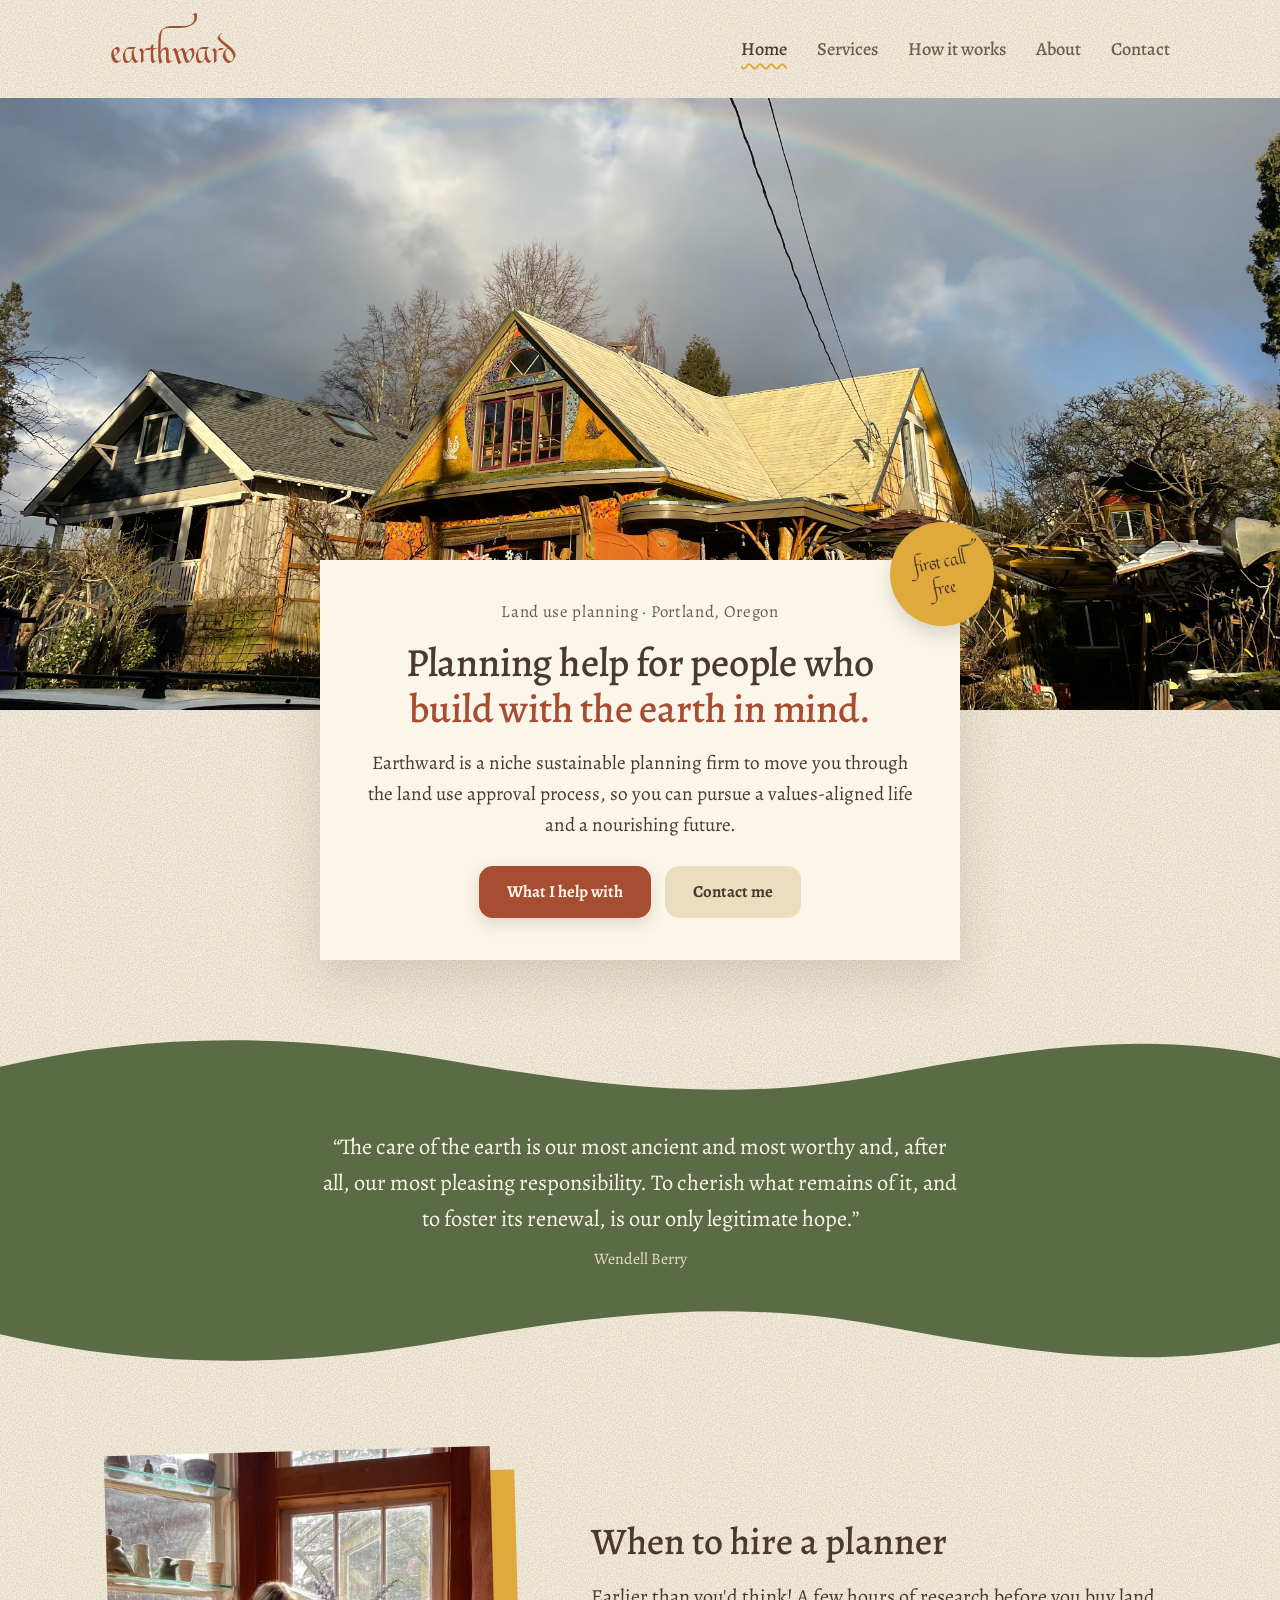
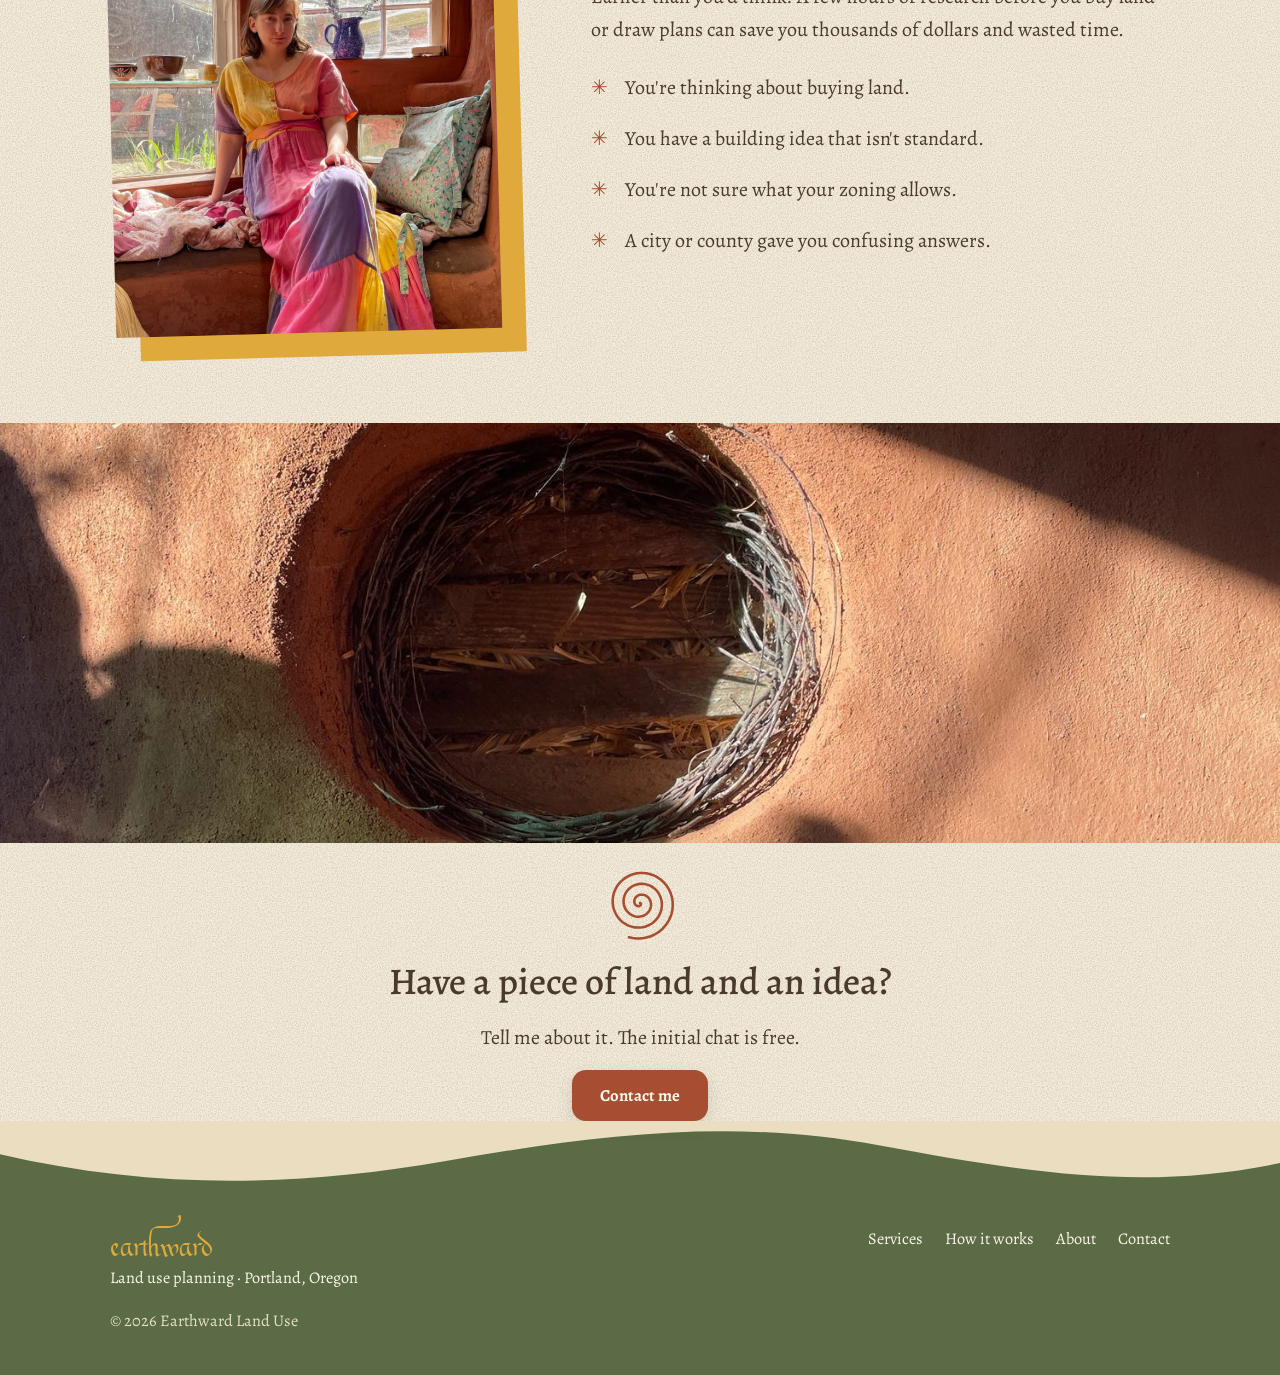
<file: index.html>
<!DOCTYPE html>
<html lang="en">
<head>
<meta charset="UTF-8">
<meta name="viewport" content="width=device-width, initial-scale=1.0">
<title>Earthward | Land Use Planning</title>
<meta name="description" content="Land use planning help for natural builders and homesteaders in Portland, Oregon.">
<link rel="icon" type="image/png" href="favicon.png">
<link rel="apple-touch-icon" href="favicon.png">
<link rel="preconnect" href="https://fonts.googleapis.com">
<link rel="preconnect" href="https://fonts.gstatic.com" crossorigin>
<link href="https://fonts.googleapis.com/css2?family=Alegreya:ital,wght@0,400;0,500;0,700;1,400&display=swap" rel="stylesheet">
<link rel="stylesheet" href="style.css">
</head>
<body>
<svg width="0" height="0" style="position:absolute" aria-hidden="true"><symbol id="sp" viewBox="0 0 100 100"><path d="M50.0 50.0 L50.2 50.0 L50.4 50.1 L50.6 50.2 L50.8 50.4 L51.0 50.6 L51.1 50.8 L51.2 51.1 L51.2 51.4 L51.2 51.7 L51.1 52.0 L51.0 52.3 L50.8 52.6 L50.6 52.9 L50.3 53.2 L50.0 53.4 L49.6 53.6 L49.2 53.8 L48.7 53.9 L48.2 53.9 L47.7 53.9 L47.2 53.9 L46.7 53.7 L46.1 53.5 L45.6 53.2 L45.1 52.8 L44.6 52.4 L44.2 51.9 L43.8 51.3 L43.4 50.7 L43.2 50.0 L43.0 49.3 L42.9 48.5 L42.9 47.7 L42.9 46.9 L43.1 46.0 L43.4 45.2 L43.8 44.4 L44.2 43.6 L44.8 42.8 L45.5 42.1 L46.2 41.5 L47.1 40.9 L48.0 40.4 L49.0 40.1 L50.0 39.8 L51.1 39.6 L52.2 39.6 L53.4 39.6 L54.5 39.8 L55.7 40.2 L56.8 40.6 L57.9 41.2 L59.0 41.9 L59.9 42.8 L60.8 43.7 L61.6 44.8 L62.3 46.0 L62.9 47.3 L63.3 48.6 L63.6 50.0 L63.8 51.4 L63.8 52.9 L63.6 54.4 L63.3 55.9 L62.8 57.4 L62.1 58.8 L61.3 60.2 L60.3 61.5 L59.2 62.7 L58.0 63.8 L56.6 64.7 L55.1 65.6 L53.4 66.2 L51.8 66.7 L50.0 67.0 L48.2 67.2 L46.4 67.1 L44.5 66.9 L42.7 66.4 L40.9 65.7 L39.2 64.9 L37.5 63.8 L36.0 62.6 L34.6 61.2 L33.3 59.7 L32.1 57.9 L31.2 56.1 L30.4 54.2 L29.9 52.1 L29.5 50.0 L29.4 47.8 L29.5 45.7 L29.9 43.5 L30.5 41.3 L31.3 39.2 L32.3 37.2 L33.6 35.2 L35.1 33.4 L36.8 31.8 L38.6 30.3 L40.7 29.0 L42.8 28.0 L45.1 27.1 L47.5 26.5 L50.0 26.1 L52.5 26.0 L55.1 26.2 L57.6 26.7 L60.1 27.4 L62.5 28.3 L64.8 29.6 L67.0 31.1 L69.1 32.8 L71.0 34.8 L72.6 36.9 L74.1 39.3 L75.3 41.8 L76.2 44.4 L76.9 47.2 L77.3 50.0 L77.3 52.9 L77.1 55.8 L76.6 58.6 L75.7 61.5 L74.6 64.2 L73.2 66.8 L71.4 69.3 L69.5 71.6 L67.2 73.7 L64.8 75.6 L62.1 77.2 L59.3 78.5 L56.3 79.6 L53.2 80.3 L50.0 80.7 L46.8 80.7 L43.5 80.5 L40.3 79.8 L37.2 78.9 L34.1 77.6 L31.2 75.9 L28.4 74.0 L25.8 71.7 L23.5 69.2 L21.5 66.5 L19.7 63.5 L18.2 60.3 L17.1 57.0 L16.3 53.5 L15.9 50.0 L15.9 46.4 L16.2 42.8 L16.9 39.3 L18.0 35.8 L19.5 32.4 L21.3 29.2 L23.5 26.1 L26.0 23.3 L28.8 20.8 L31.8 18.5 L35.1 16.6 L38.6 15.0 L42.3 13.8 L46.1 12.9 L50.0 12.5 L53.9 12.5 L57.9 12.9 L61.8 13.7 L65.6 14.9 L69.3 16.5 L72.8 18.6 L76.2 20.9 L79.2 23.7 L82.0 26.8 L84.4 30.1 L86.5 33.7 L88.3 37.6 L89.6 41.6 L90.5 45.7 L90.9 50.0 L90.9 54.3 L90.5 58.6 L89.6 62.9 L88.2 67.0 L86.4 71.0 L84.2 74.8 L81.6 78.4 L78.6 81.8 L75.2 84.8 L71.6 87.4 L67.7 89.7 L63.5 91.5 L59.1 92.9 L54.6 93.8 L50.0 94.3 L45.3 94.3 L40.7 93.8 L36.1 92.8" fill="none" stroke="currentColor" stroke-width="3.2" stroke-linecap="round" stroke-linejoin="round"/></symbol></svg>
<header class="top">
  <a href="index.html" class="logo">earthward</a>
  <nav aria-label="Main"><a href="index.html" aria-current="page">Home</a><a href="services.html">Services</a><a href="how-it-works.html">How it works</a><a href="about.html">About</a><a href="contact.html">Contact</a></nav>
</header>

<main>

<section class="hero-full">
<img src="IMG_0212.jpeg" alt="A backyard garden with California poppies, shrubs in pots, and a garden hose" style="object-position:70% 80%">
  <div class="hero-panel">
    <p class="eyebrow">Land use planning · Portland, Oregon</p>
    <h1>Planning help for people who <em>build with the earth in mind.</em></h1>
    <p class="lead">Earthward is a niche sustainable planning firm to move you through the land use approval process, so you can pursue a values-aligned life and a nourishing future.</p>
    <div class="actions">
      <a href="services.html" class="btn">What I help with</a>
      <a href="contact.html" class="btn quiet">Contact me</a>
    </div>
  </div>
</section>

<svg class="wave" viewBox="0 0 1440 80" preserveAspectRatio="none" aria-hidden="true"><path d="M0 80V42C170 2 330 4 500 34S820 84 990 52S1290 0 1440 32V80Z" fill="currentColor"/></svg>
<div class="band">
  <section class="wrap quiet-text">
    <p>“The care of the earth is our most ancient and most worthy and, after all, our most pleasing responsibility. To cherish what remains of it, and to foster its renewal, is our only legitimate hope.”<span class="small">Wendell Berry</span></p>
  </section>
</div>
<svg class="wave flip" viewBox="0 0 1440 80" preserveAspectRatio="none" aria-hidden="true"><path d="M0 80V42C170 2 330 4 500 34S820 84 990 52S1290 0 1440 32V80Z" fill="currentColor"/></svg>

<section class="wrap when">
  <figure class="photo frame">
    <img src="portrait.jpg" alt="Bundles of mint hanging to dry in front of a plastered building with a green roof">
  </figure>
  <div>
    <h2>When to hire a planner</h2>
    <p>Earlier than you'd think! A few hours of research before you buy land or draw plans can save you thousands of dollars and wasted time. </p>
    <ul>
      <li>You're thinking about buying land.</li>
      <li>You have a building idea that isn't standard.</li>
      <li>You're not sure what your zoning allows.</li>
      <li>A city or county gave you confusing answers.</li>
    </ul>
  </div>
</section>

<figure class="photo bleed" style="margin:20px 0 20px">
  <img src="round-window.jpg" alt="A round window set in a clay-plastered wall, with sunlight and shadows" style="object-position:50% 39%">
</figure>
  <section class="wrap cta">
    <svg class="sp" aria-hidden="true"><use href="#sp"/></svg>
    <h2>Have a piece of land and an idea?</h2>
    <p>Tell me about it. The initial chat is free.</p>
    <a href="contact.html" class="btn">Contact me</a>
  </section>
</div>

</main>

<footer>
  <svg class="wave" style="color:var(--soft);transform:scaleY(-1);margin:0 0 -1px" viewBox="0 0 1440 80" preserveAspectRatio="none" aria-hidden="true"><path d="M0 80V42C170 2 330 4 500 34S820 84 990 52S1290 0 1440 32V80Z" fill="currentColor"/></svg>
  <div class="in">
    <div><a href="index.html" class="logo">earthward</a><br>Land use planning · Portland, Oregon</div>
    <div class="links"><a href="services.html">Services</a><a href="how-it-works.html">How it works</a><a href="about.html">About</a><a href="contact.html">Contact</a></div>
    <p class="copy">© 2026 Earthward Land Use</p>
  </div>
</footer>
</body>
</html>
</file>
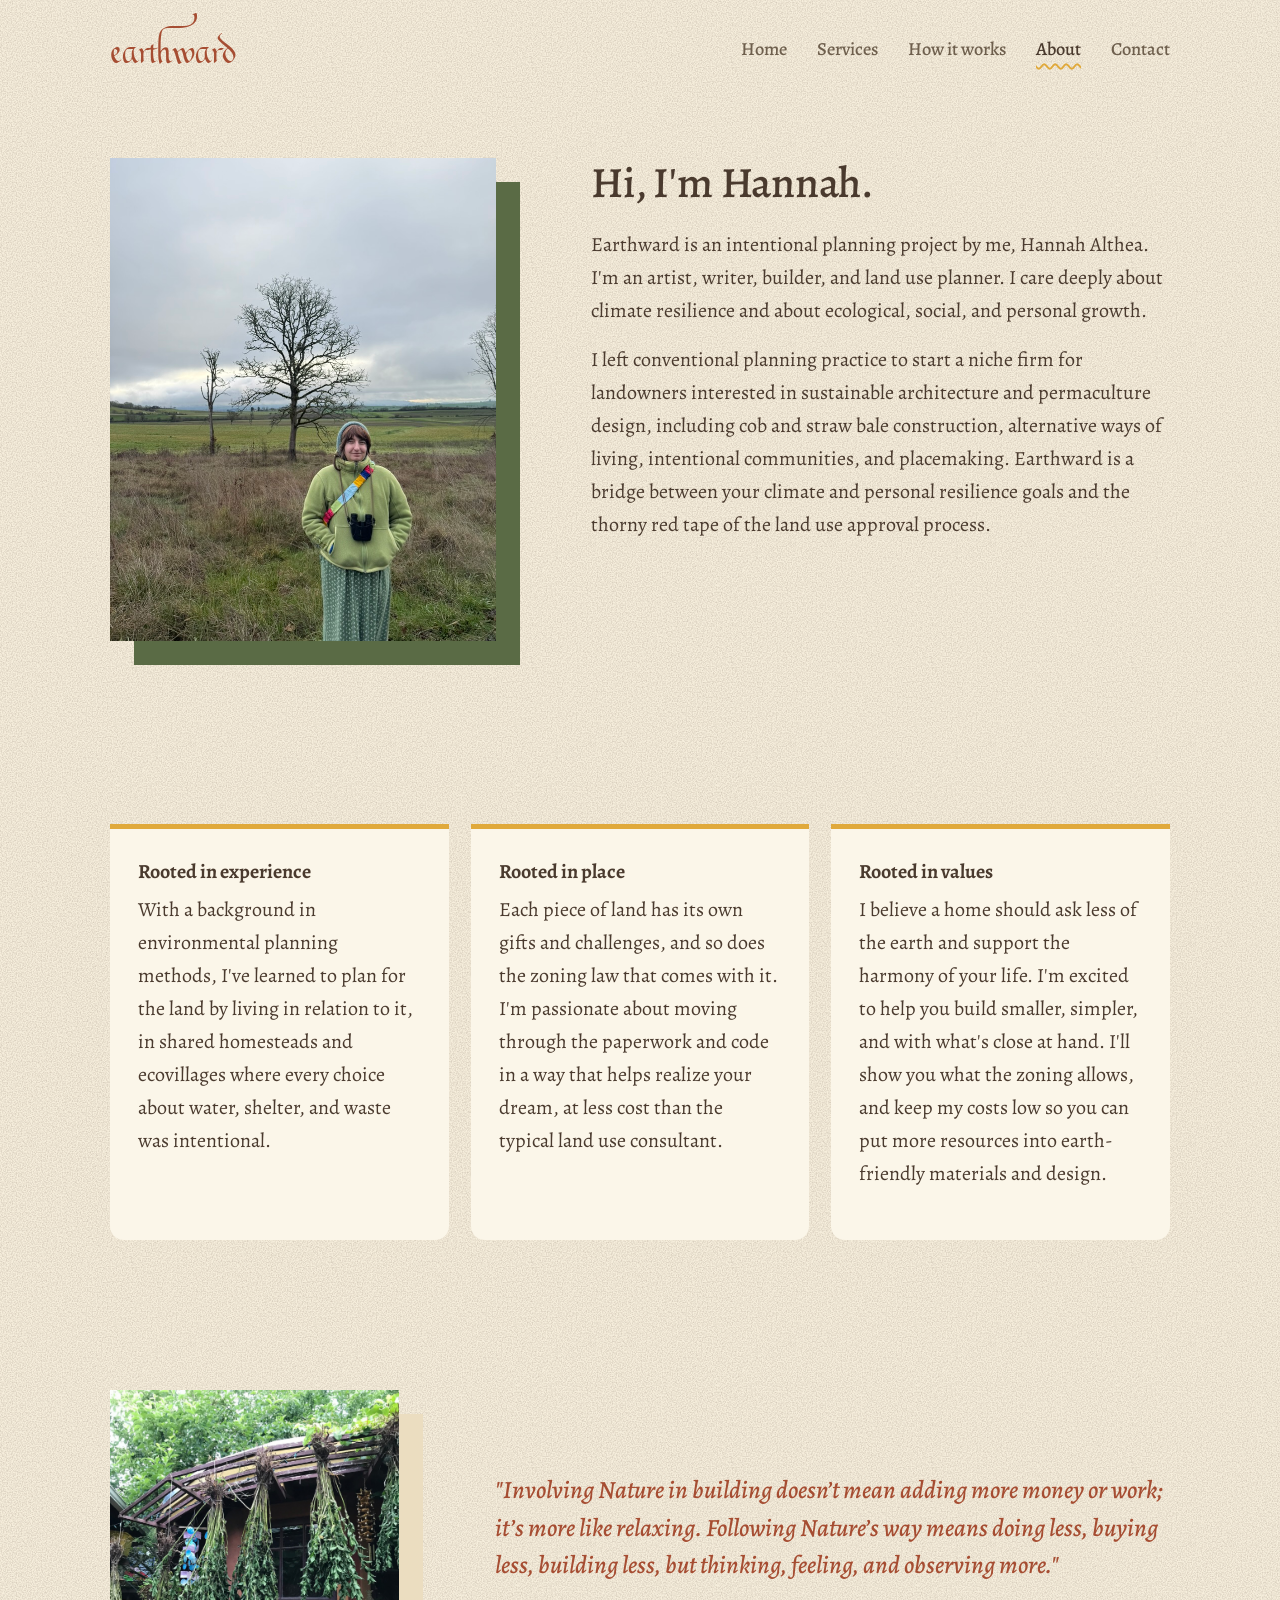
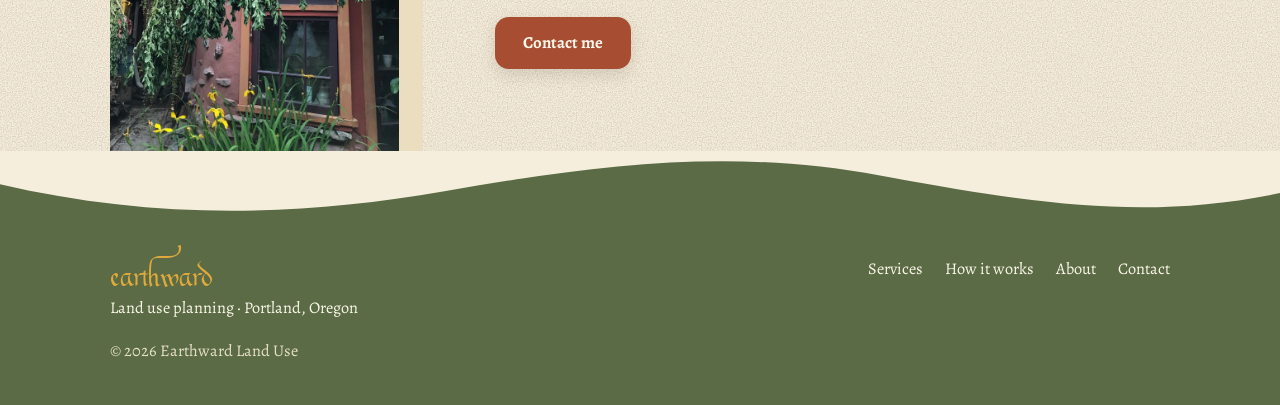
<file: about.html>
<!DOCTYPE html>
<html lang="en">
<head>
<meta charset="UTF-8">
<meta name="viewport" content="width=device-width, initial-scale=1.0">
<title>About | Earthward Land Use Planning</title>
<meta name="description" content="Hannah June Althea is an artist, writer, builder, and land use planner helping landowners with sustainable building and permaculture design.">
<link rel="icon" type="image/png" href="favicon.png">
<link rel="apple-touch-icon" href="favicon.png">
<link rel="preconnect" href="https://fonts.googleapis.com">
<link rel="preconnect" href="https://fonts.gstatic.com" crossorigin>
<link href="https://fonts.googleapis.com/css2?family=Alegreya:ital,wght@0,400;0,500;0,700;1,400&display=swap" rel="stylesheet">
<link rel="stylesheet" href="style.css">
</head>
<body>
<header class="top">
  <a href="index.html" class="logo">earthward</a>
  <nav aria-label="Main"><a href="index.html">Home</a><a href="services.html">Services</a><a href="how-it-works.html">How it works</a><a href="about.html" aria-current="page">About</a><a href="contact.html">Contact</a></nav>
</header>

<main>
<section class="wrap about pad">
  <figure class="photo frame sage"><img src="hannah.jpeg" alt="Hannah June Althea" style="object-position:42% 37%"></figure>
  <div>
    <h1>Hi, I'm Hannah.</h1>
    <p>Earthward is an intentional planning project by me, Hannah Althea. I'm an artist, writer, builder, and land use planner. I care deeply about climate resilience and about ecological, social, and personal growth.</p>
    <p>I left conventional planning practice to start a niche firm for landowners interested in sustainable architecture and permaculture design, including cob and straw bale construction, alternative ways of living, intentional communities, and placemaking. Earthward is a bridge between your climate and personal resilience goals and the thorny red tape of the land use approval process.</p>
  </div>
</section>
 
<br>
<section class="wrap pad">
  <div class="steps">
    <div class="step">
      <h3>Rooted in experience</h3>
      <p>With a background in environmental planning methods, I've learned to plan for the land by living in relation to it, in shared homesteads and ecovillages where every choice about water, shelter, and waste was intentional.</p>
    </div>
    <div class="step">
      <h3>Rooted in place</h3>
      <p>Each piece of land has its own gifts and challenges, and so does the zoning law that comes with it. I'm passionate about moving through the paperwork and code in a way that helps realize your dream, at less cost than the typical land use consultant.</p>
    </div>
    <div class="step">
      <h3>Rooted in values</h3>
      <p>I believe a home should ask less of the earth and support the harmony of your life. I'm excited to help you build smaller, simpler, and with what's close at hand. I'll show you what the zoning allows, and keep my costs low so you can put more resources into earth-friendly materials and design.</p>
    </div>
  </div>
</section>

<section class="wrap about-quote">
  <figure class="photo frame clay"><img src="herbs-drying.jpg" alt="Bundles of mint hanging to dry in front of a plastered building with a green roof"></figure>
  <div>
    <p class="script"> "Involving Nature in building doesn’t mean adding more money or work; it’s more like relaxing. Following Nature’s way means doing less, buying less, building less, but thinking, feeling, and observing more."</p>
   <br> <a href="contact.html" class="btn">Contact me</a></br>
  </div>
</section>
</main>

<footer>
  <svg class="wave" style="color:var(--bg);transform:scaleY(-1);margin:0 0 -1px" viewBox="0 0 1440 80" preserveAspectRatio="none" aria-hidden="true"><path d="M0 80V42C170 2 330 4 500 34S820 84 990 52S1290 0 1440 32V80Z" fill="currentColor"/></svg>
  <div class="in">
    <div><a href="index.html" class="logo">earthward</a><br>Land use planning · Portland, Oregon</div>
    <div class="links"><a href="services.html">Services</a><a href="how-it-works.html">How it works</a><a href="about.html">About</a><a href="contact.html">Contact</a></div>
    <p class="copy">© 2026 Earthward Land Use</p>
  </div>
</footer>
</body>
</html>
</file>
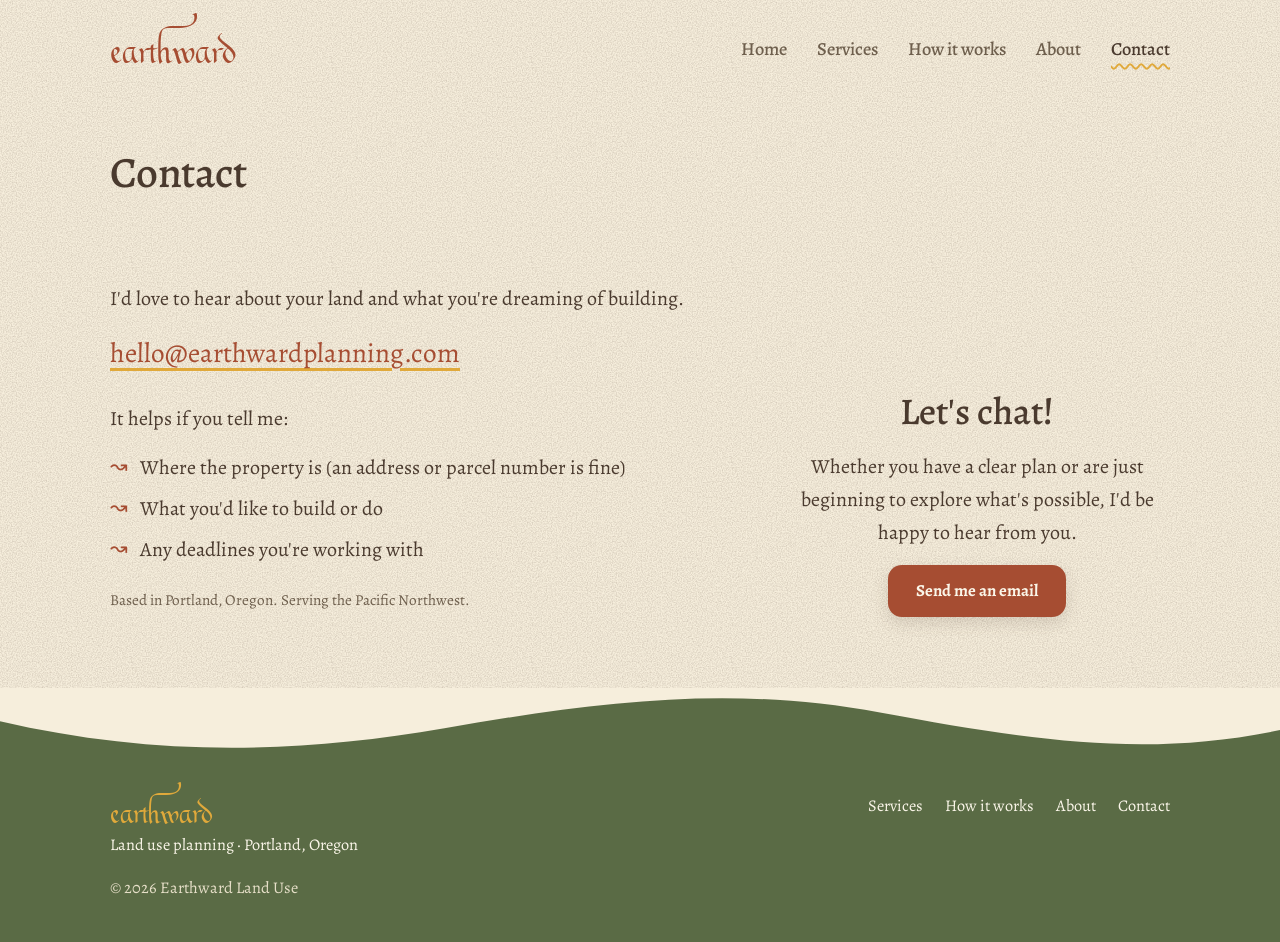
<file: contact.html>
<!DOCTYPE html>
<html lang="en">
<head>
<meta charset="UTF-8">
<meta name="viewport" content="width=device-width, initial-scale=1.0">
<title>Contact | Earthward Land Use Planning</title>
<meta name="description" content="Contact Earthward Land Use Planning in Portland, Oregon.">
<link rel="icon" type="image/png" href="favicon.png">
<link rel="apple-touch-icon" href="favicon.png">
<link rel="preconnect" href="https://fonts.googleapis.com">
<link rel="preconnect" href="https://fonts.gstatic.com" crossorigin>
<link href="https://fonts.googleapis.com/css2?family=Alegreya:ital,wght@0,400;0,500;0,700;1,400&display=swap" rel="stylesheet">
<link rel="stylesheet" href="style.css">
</head>

<body>

<header class="top">
  <a href="index.html" class="logo">earthward</a>
  <nav aria-label="Main">
    <a href="index.html">Home</a>
    <a href="services.html">Services</a>
    <a href="how-it-works.html">How it works</a>
    <a href="about.html">About</a>
    <a href="contact.html" aria-current="page">Contact</a>
  </nav>
</header>

<main>

<section class="wrap head">
  <h1>Contact</h1>
</section>
<section class="wrap pad">
  <div class="contact-grid">
    <div>
      <p>I'd love to hear about your land and what you're dreaming of building.</p>
      <p>
        <a class="mail" href="mailto:hello@earthwardplanning.com">
          hello@earthwardplanning.com
        </a>
      </p>

      <p style="margin-top:26px">It helps if you tell me:</p>

      <ul>
        <li>Where the property is (an address or parcel number is fine)</li>
        <li>What you'd like to build or do</li>
        <li>Any deadlines you're working with</li>
      </ul>

      <p class="small">Based in Portland, Oregon. Serving the Pacific Northwest.</p>
    </div>

    <div class="cta">
      <svg class="sp" aria-hidden="true">
        <use href="#sp"/>
      </svg>
      <h2>Let's chat!</h2>
      <p>Whether you have a clear plan or are just beginning to explore what's possible, I'd be happy to hear from you.</p>
      <a href="mailto:hello@earthwardplanning.com" class="btn">Send me an email</a>
    </div>

  </div>
</section>

</main>

<footer>
  <svg class="wave" style="color:var(--bg);transform:scaleY(-1);margin:0 0 -1px" viewBox="0 0 1440 80" preserveAspectRatio="none" aria-hidden="true">
    <path d="M0 80V42C170 2 330 4 500 34S820 84 990 52S1290 0 1440 32V80Z" fill="currentColor"/>
  </svg>

  <div class="in">
    <div>
      <a href="index.html" class="logo">earthward</a><br>
      Land use planning · Portland, Oregon
    </div>

    <div class="links">
      <a href="services.html">Services</a>
      <a href="how-it-works.html">How it works</a>
      <a href="about.html">About</a>
      <a href="contact.html">Contact</a>
    </div>

    <p class="copy">© 2026 Earthward Land Use</p>
  </div>
</footer>

</body>
</html>
</file>
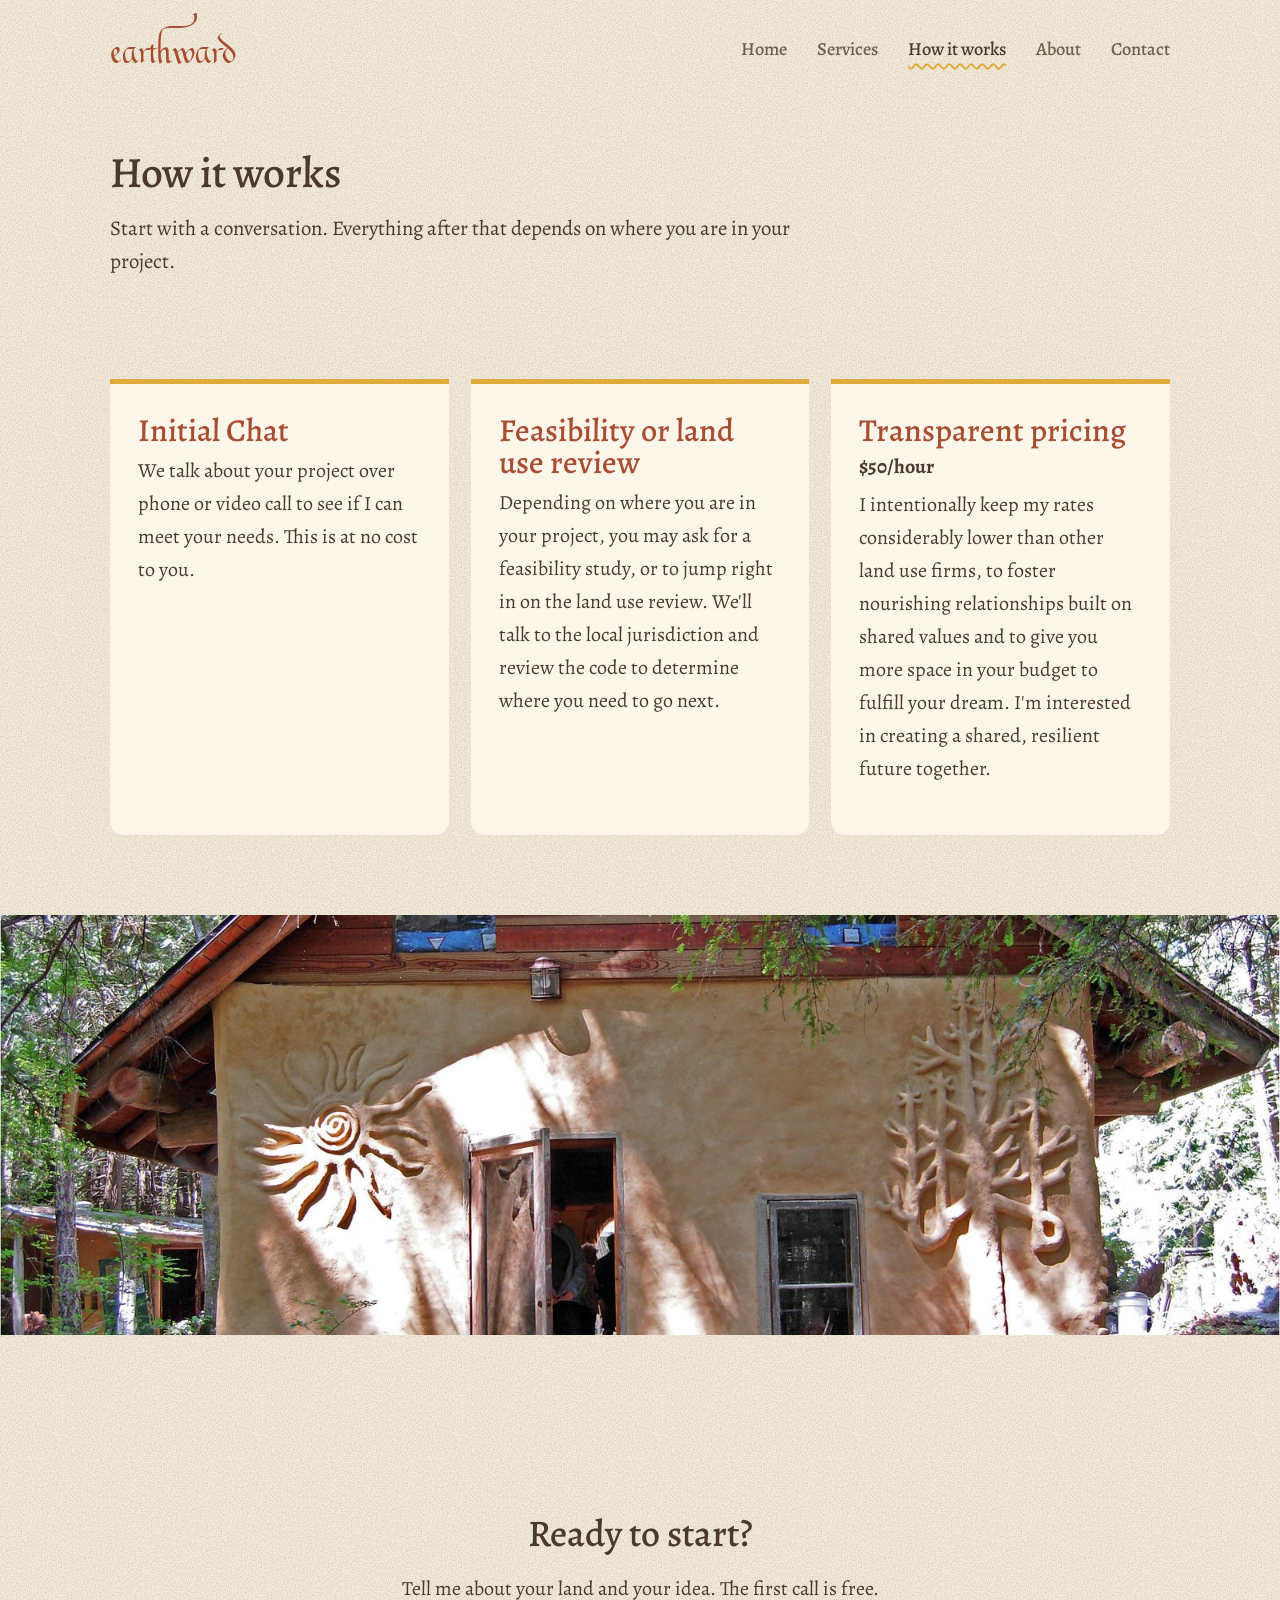
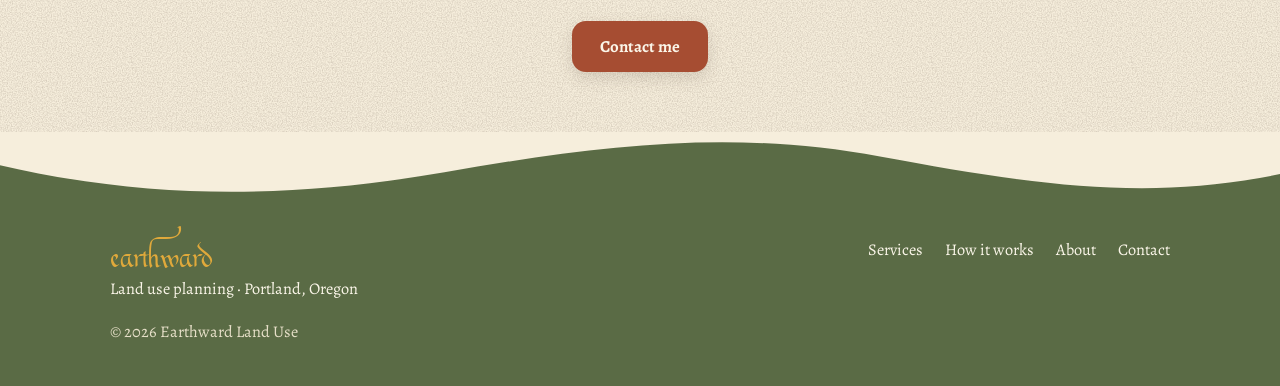
<file: how-it-works.html>
<!DOCTYPE html>
<html lang="en">
<head>
<meta charset="UTF-8">
<meta name="viewport" content="width=device-width, initial-scale=1.0">
<title>How it works | Earthward Land Use Planning</title>
<meta name="description" content="A free first call, then a feasibility study or land use review at $50 an hour.">
<link rel="icon" type="image/png" href="favicon.png">
<link rel="apple-touch-icon" href="favicon.png">
<link rel="preconnect" href="https://fonts.googleapis.com">
<link rel="preconnect" href="https://fonts.gstatic.com" crossorigin>
<link href="https://fonts.googleapis.com/css2?family=Alegreya:ital,wght@0,400;0,500;0,700;1,400&display=swap" rel="stylesheet">
<link rel="stylesheet" href="style.css">
</head>

<body>

<header class="top">
  <a href="index.html" class="logo">earthward</a>
  <nav aria-label="Main">
    <a href="index.html">Home</a>
    <a href="services.html">Services</a>
    <a href="how-it-works.html" aria-current="page">How it works</a>
    <a href="about.html">About</a>
    <a href="contact.html">Contact</a>
  </nav>
</header>

<main>

<section class="wrap head">
  <h1>How it works</h1>
  <p class="lead">Start with a conversation. Everything after that depends on where you are in your project.</p>
</section>
<section class="wrap pad">
  <div class="steps three">
    <div class="step">
      <span class="big">Initial Chat</span>
      <p>We talk about your project over phone or video call to see if I can meet your needs. This is at no cost to you.</p>
    </div>

    <div class="step">
      <span class="big">Feasibility or land use review</span>
      <p>Depending on where you are in your project, you may ask for a feasibility study, or to jump right in on the land use review. We'll talk to the local jurisdiction and review the code to determine where you need to go next.</p>
    </div>

    <div class="step">
      <span class="big">Transparent pricing</span>
      <h3>$50/hour</h3>
      <p>I intentionally keep my rates considerably lower than other land use firms, to foster nourishing relationships built on shared values and to give you more space in your budget to fulfill your dream. I'm interested in creating a shared, resilient future together.</p>
    </div>

  </div>
</section>

<figure class="photo bleed" style="margin:20px 0 20px">
  <img src="cob-sculpted.jpg" alt="A cob and timber cottage in the woods, with a sun and a tree sculpted into the plaster walls" style="object-position:50% 62%">
</figure>

<section class="wrap cta pad">
  <svg class="sp" aria-hidden="true"><use href="#sp"/></svg>
  <h2>Ready to start?</h2>
  <p>Tell me about your land and your idea. The first call is free.</p>
  <a href="contact.html" class="btn">Contact me</a>
</section>

</main>

<footer>
  <svg class="wave" style="color:var(--bg);transform:scaleY(-1);margin:0 0 -1px" viewBox="0 0 1440 80" preserveAspectRatio="none" aria-hidden="true">
    <path d="M0 80V42C170 2 330 4 500 34S820 84 990 52S1290 0 1440 32V80Z" fill="currentColor"/>
  </svg>

  <div class="in">
    <div>
      <a href="index.html" class="logo">earthward</a><br>
      Land use planning · Portland, Oregon
    </div>
    <div class="links">
      <a href="services.html">Services</a>
      <a href="how-it-works.html">How it works</a>
      <a href="about.html">About</a>
      <a href="contact.html">Contact</a>
    </div>
    <p class="copy">© 2026 Earthward Land Use</p>
  </div>
</footer>

</body>
</html>
</file>
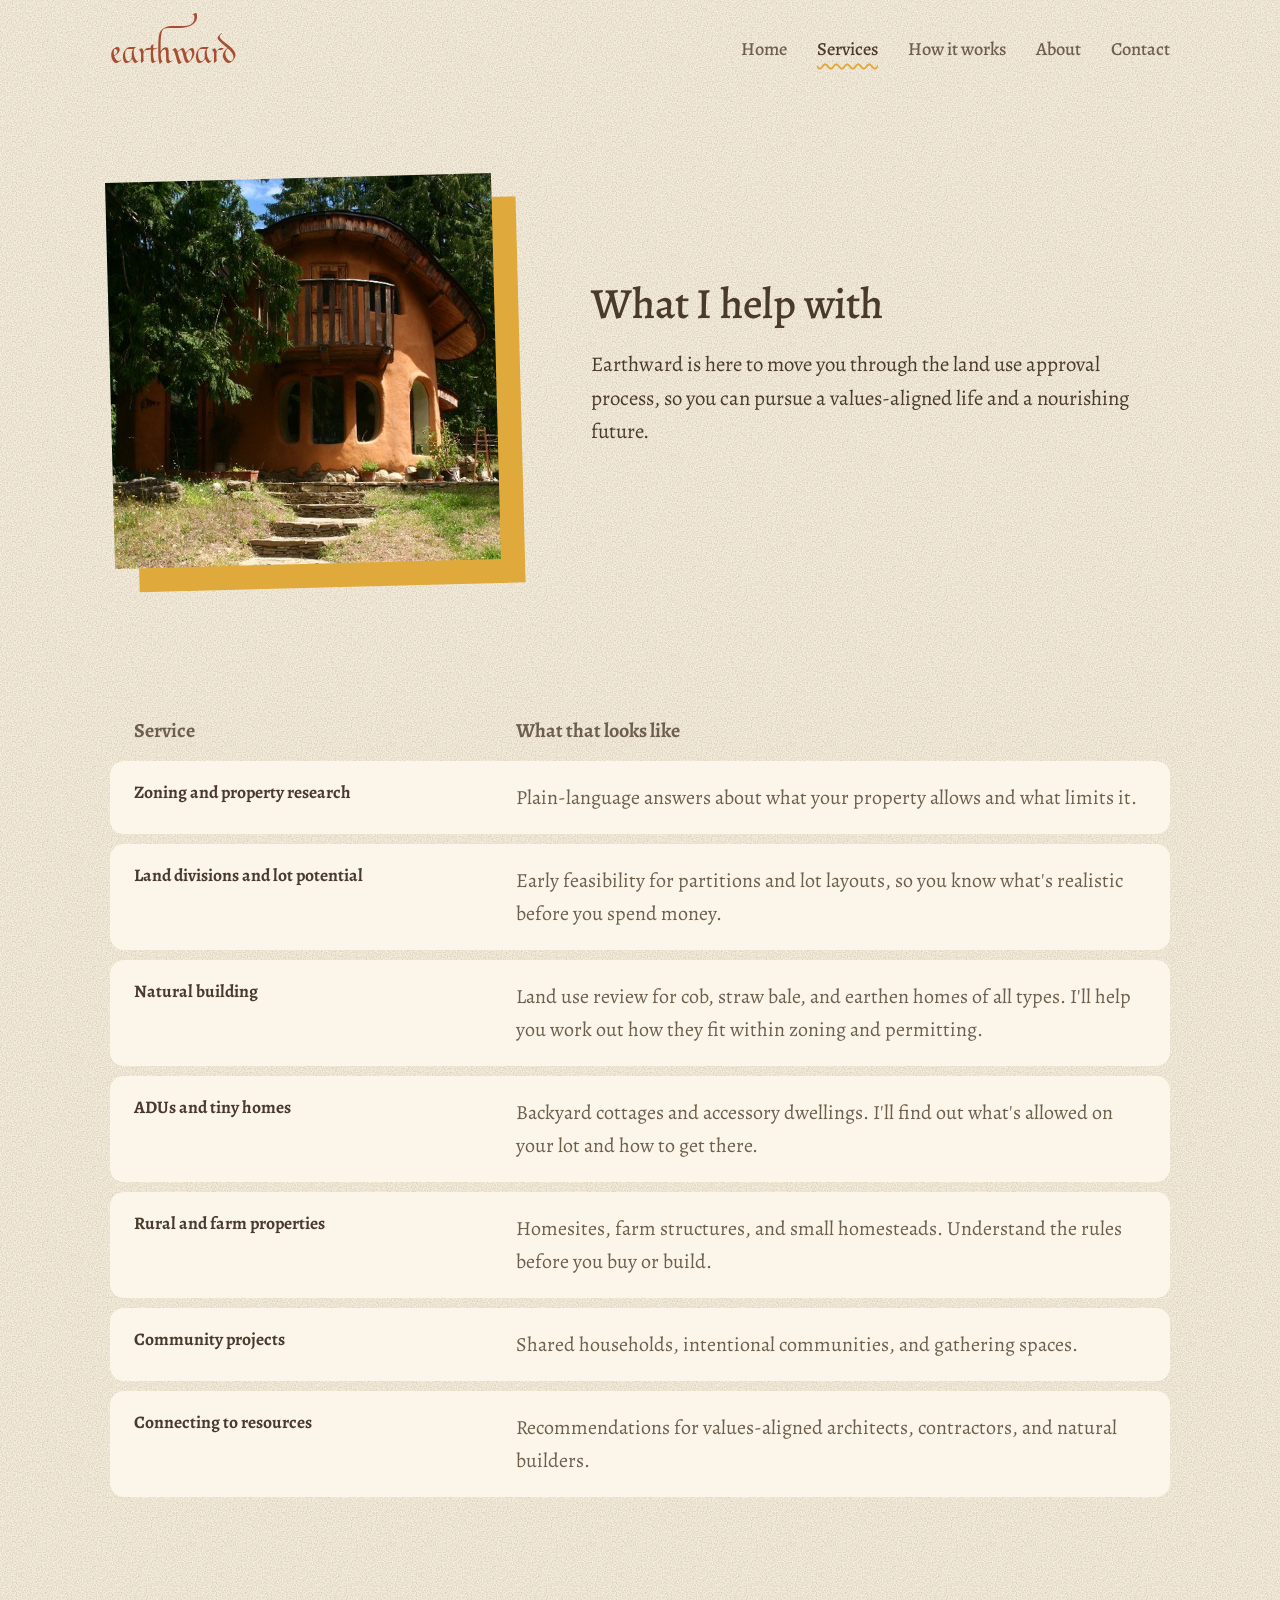
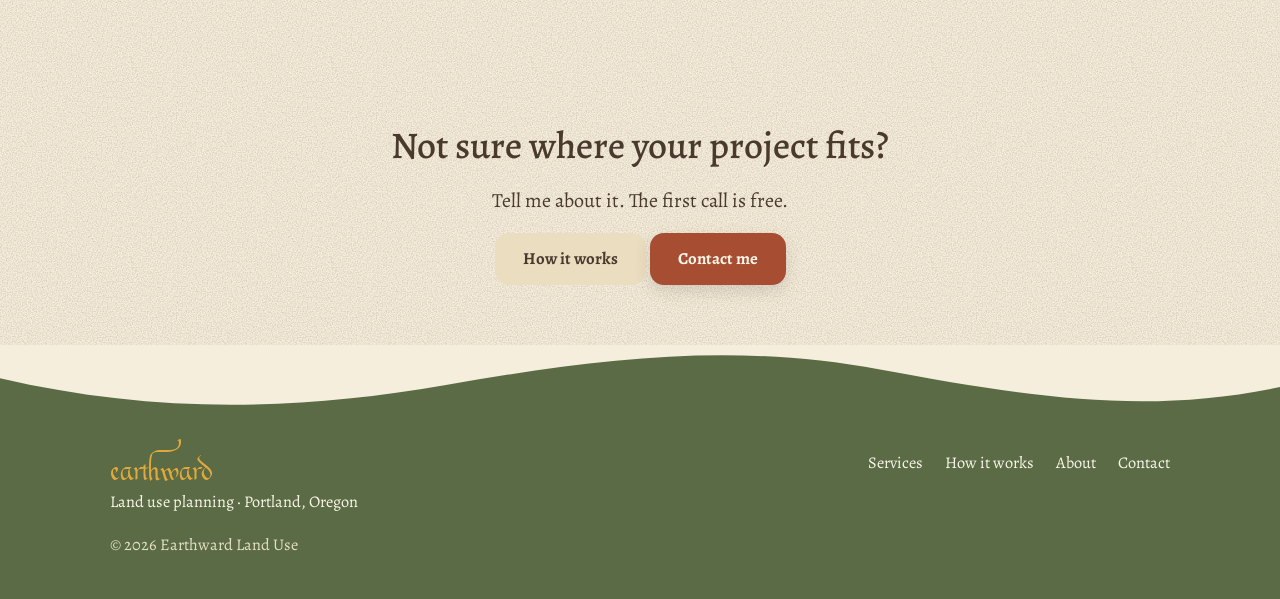
<file: services.html>
<!DOCTYPE html>
<html lang="en">
<head>
<meta charset="UTF-8">
<meta name="viewport" content="width=device-width, initial-scale=1.0">
<title>Services | Earthward Land Use Planning</title>
<meta name="description" content="Zoning research, land divisions, natural building review, ADUs, rural and farm properties, and community projects in Portland, Oregon.">
<link rel="icon" type="image/png" href="favicon.png">
<link rel="apple-touch-icon" href="favicon.png">
<link rel="preconnect" href="https://fonts.googleapis.com">
<link rel="preconnect" href="https://fonts.gstatic.com" crossorigin>
<link href="https://fonts.googleapis.com/css2?family=Alegreya:ital,wght@0,400;0,500;0,700;1,400&display=swap" rel="stylesheet">
<link rel="stylesheet" href="style.css">
</head>
<body>
<header class="top">
  <a href="index.html" class="logo">earthward</a>
  <nav aria-label="Main"><a href="index.html">Home</a><a href="services.html" aria-current="page">Services</a><a href="how-it-works.html">How it works</a><a href="about.html">About</a><a href="contact.html">Contact</a></nav>
</header>

<main>
<section class="wrap when">
  <figure class="photo frame">
    <img src="cob-house.jpg" alt="A rounded cob house with a curved roof, arched windows, and a balcony, set among evergreen trees" style="aspect-ratio:1/1">
  </figure>
  <div>
    <h1>What I help with</h1>
    <p class="lead">Earthward is here to move you through the land use approval process, so you can pursue a values-aligned life and a nourishing future.</p>
  </div>
</section>
<section class="wrap pad">
  <table class="services">
    <thead><tr><th>Service</th><th>What that looks like</th></tr></thead>
    <tbody>
      <tr><td>Zoning and property research</td><td>Plain-language answers about what your property allows and what limits it.</td></tr>
      <tr><td>Land divisions and lot potential</td><td>Early feasibility for partitions and lot layouts, so you know what's realistic before you spend money.</td></tr>
      <tr><td>Natural building</td><td>Land use review for cob, straw bale, and earthen homes of all types. I'll help you work out how they fit within zoning and permitting.</td></tr>
      <tr><td>ADUs and tiny homes</td><td>Backyard cottages and accessory dwellings. I'll find out what's allowed on your lot and how to get there.</td></tr>
      <tr><td>Rural and farm properties</td><td>Homesites, farm structures, and small homesteads. Understand the rules before you buy or build.</td></tr>
      <tr><td>Community projects</td><td>Shared households, intentional communities, and gathering spaces.</td></tr>
      <tr><td>Connecting to resources</td><td>Recommendations for values-aligned architects, contractors, and natural builders.</td></tr>
    </tbody>
  </table>
</section>

<section class="wrap cta pad">
  <svg class="sp" aria-hidden="true"><use href="#sp"/></svg>
  <h2>Not sure where your project fits?</h2>
  <p>Tell me about it. The first call is free.</p>
  <a href="how-it-works.html" class="btn quiet">How it works</a>
  <a href="contact.html" class="btn">Contact me</a>
</section>
</main>

<footer>
  <svg class="wave" style="color:var(--bg);transform:scaleY(-1);margin:0 0 -1px" viewBox="0 0 1440 80" preserveAspectRatio="none" aria-hidden="true"><path d="M0 80V42C170 2 330 4 500 34S820 84 990 52S1290 0 1440 32V80Z" fill="currentColor"/></svg>
  <div class="in">
    <div><a href="index.html" class="logo">earthward</a><br>Land use planning · Portland, Oregon</div>
    <div class="links"><a href="services.html">Services</a><a href="how-it-works.html">How it works</a><a href="about.html">About</a><a href="contact.html">Contact</a></div>
    <p class="copy">© 2026 Earthward Land Use</p>
  </div>
</footer>
</body>
</html>
</file>
<file: style.css>
/* EARTHWARD: shared styles for every page */
@font-face{font-family:'Gianna';src:url('Gianna.ttf') format('truetype'),url('fonts/Gianna.ttf') format('truetype');font-display:swap}

:root{
  --bg:#F6EEDC; --paper:#FBF6E9; --soft:#EBDDC0; --ink:#4A3A2E; --muted:#6E5F4D;
  --a1:#A64D32; --a2:#E0A93B; --sage:#5A6B45;
  --body:'Alegreya',Georgia,serif; --ui:'Alegreya',Georgia,serif; --head:'Alegreya',Georgia,serif;
  --edge:7%;
}
*{margin:0;padding:0;box-sizing:border-box}
html{scroll-behavior:smooth}
/* paper grain: delete the background-image part if you don't like it */
body{background-color:var(--bg);background-image:url("data:image/svg+xml,%3Csvg xmlns='http://www.w3.org/2000/svg' width='200' height='200'%3E%3Cfilter id='n'%3E%3CfeTurbulence type='fractalNoise' baseFrequency='.8' numOctaves='2' stitchTiles='stitch'/%3E%3CfeColorMatrix values='0 0 0 0 .29 0 0 0 0 .23 0 0 0 0 .18 0 0 0 .6 -.2'/%3E%3C/filter%3E%3Crect width='200' height='200' filter='url(%23n)'/%3E%3C/svg%3E");color:var(--ink);font-family:var(--body);font-size:20px;line-height:1.65}
a{color:inherit;text-decoration:none}
img{display:block;max-width:100%}
p{margin-bottom:16px}
.wrap{width:86%;max-width:1060px;margin:0 auto}

/* type: Alegreya everywhere, Gianna only for the logo */
.logo{font-family:'Gianna',cursive;font-weight:normal}
h1,h2,.script,.big,.price{font-family:var(--head);font-weight:500}
h1{font-size:clamp(1.9rem,3.4vw,2.7rem);line-height:1.15;margin-bottom:20px;letter-spacing:-.005em;overflow-wrap:break-word;text-wrap:balance}
h2{font-size:clamp(1.7rem,3vw,2.35rem);line-height:1.2;margin-bottom:16px;text-wrap:balance}
h3{font-family:var(--head);font-weight:700;font-size:1.25rem;line-height:1.3;margin-bottom:8px}
em{font-style:normal;color:var(--a1)}
.ui,nav,.btn,figcaption,.eyebrow{font-family:var(--ui)}
.eyebrow{color:var(--muted);font-size:1.05rem;letter-spacing:.04em;margin-bottom:14px}
.lead{font-size:1.3rem;line-height:1.6;max-width:34em}
.script{font-size:1.55rem;line-height:1.5;font-style:italic}
.small{font-size:.95rem;color:var(--muted);line-height:1.6}

/* header */
.top{width:86%;max-width:1060px;margin:0 auto;display:flex;justify-content:space-between;align-items:center;gap:24px;padding:26px 0}
.logo{font-size:2.9rem;line-height:1;color:var(--a1)}
nav{display:flex;gap:30px;font-size:1.15rem;font-weight:500}
nav a{padding:2px 0;color:var(--muted)}
nav a:hover,nav a[aria-current]{color:var(--ink)}
nav a[aria-current]{text-decoration:underline wavy var(--a2);text-underline-offset:8px;text-decoration-thickness:2px}

/* buttons */
.btn{display:inline-block;padding:12px 28px;border-radius:14px;background:var(--a1);color:var(--paper);font-weight:700;font-size:1.05rem;box-shadow:0 6px 16px rgba(74,58,46,.16);transition:.2s}
.btn:hover{transform:translateY(-2px);box-shadow:0 10px 20px rgba(74,58,46,.2)}
.btn.quiet{background:var(--soft);color:var(--ink);box-shadow:none}
.btn.quiet:hover{background:#E2D0AB}
.actions{display:flex;gap:14px;flex-wrap:wrap;margin-top:26px}

/* photos: plain rectangles, some with an offset color block behind them */
figure.photo img{width:100%;object-fit:cover}
.frame{position:relative;isolation:isolate}
.frame::before{content:"";position:absolute;z-index:-1;inset:24px -24px -24px 24px;background:var(--a2)}
.frame.sage::before{background:var(--sage)}
.frame.clay::before{background:var(--soft)}
.frame.left::before{inset:24px 24px -24px -24px}
figcaption{font-size:.95rem;color:var(--muted);font-style:italic;margin-top:12px;text-align:left}

/* flowing section edges */
.wave{display:block;width:100%;height:70px;color:var(--sage);margin-bottom:-1px}
.wave.flip{transform:scaleY(-1);margin:-1px 0 0}
.band{background:var(--sage);color:var(--paper)}
.sp{width:80px;height:80px;color:var(--a2);flex:none}

/* full-bleed photo that fills the page edge to edge */
.bleed{position:relative}
.bleed img{width:100%;height:clamp(240px,42vw,420px);object-fit:cover}
.bleed figcaption{position:absolute;left:var(--edge);bottom:0;margin:0;background:var(--paper);padding:8px 18px;color:var(--ink)}

/* home hero: big photo with a centered text panel overlapping it */
.hero-full{position:relative;padding:0 0 70px}
.hero-full>img{width:100%;height:clamp(380px,68vh,640px);object-fit:cover}
.hero-panel{position:relative;width:min(640px,86%);margin:-150px auto 0;text-align:center;background:var(--paper);padding:38px 44px 42px;box-shadow:0 18px 44px rgba(74,58,46,.16)}
.hero-panel h1{margin-bottom:16px;font-size:clamp(1.8rem,3.2vw,2.5rem)}
.hero-panel .lead{font-size:1.2rem;margin:0 auto 6px}
.hero-panel .actions{justify-content:center}
.hero-panel::after{content:"first call\A free";white-space:pre;position:absolute;right:-34px;top:-38px;width:104px;height:104px;display:grid;place-items:center;text-align:center;background:var(--a2);color:var(--ink);font-family:'Gianna',cursive;font-size:1.55rem;line-height:1.05;border-radius:50%;transform:rotate(-11deg);box-shadow:0 8px 18px rgba(74,58,46,.2)}

.quiet-text{max-width:640px;margin:0 auto;text-align:center;padding:30px 0}
.quiet-text p{font-size:1.4rem;line-height:1.6;margin-bottom:0}
.quiet-text .small{display:block;margin-top:10px;color:#E6DFC8;font-size:1rem}

/* home sections: more breathing room */
.when{display:grid;grid-template-columns:.8fr 1.2fr;gap:9%;align-items:center;padding:80px 0 70px}
.when figure img{aspect-ratio:4/5}
.when ul{list-style:none;margin-top:14px}
.when li{padding:9px 0 9px 34px;position:relative}
.when li::before{content:"✳";position:absolute;left:0;color:var(--a1)}
.teaser{display:grid;grid-template-columns:.7fr 1.3fr;gap:9%;align-items:center;padding:90px 0 80px}
.teaser img{aspect-ratio:4/5}
.when .frame{transform:rotate(-1.5deg)}
.teaser .frame{transform:rotate(1.2deg)}
.cta{text-align:center}
.cta .sp{margin:0 auto 6px;color:var(--a1)}
.cta p{max-width:30em;margin-left:auto;margin-right:auto}
.cta-band{background:var(--soft);padding:70px 0 80px}
.cta-band .cta{padding:0}

/* services */
.head{padding:50px 0 10px}
.services{width:100%;border-collapse:separate;border-spacing:0 10px;margin-top:10px}
.services th{font-family:var(--ui);text-align:left;font-weight:700;font-size:1.25rem;color:var(--muted);padding:0 24px 4px}
.services td{background:var(--paper);padding:20px 24px;vertical-align:top}
.services td:first-child{border-radius:14px 0 0 14px;width:36%;font-family:var(--head);font-weight:700;font-size:1.1rem;line-height:1.35}
.services td:last-child{border-radius:0 14px 14px 0;color:var(--muted)}
.steps{display:grid;grid-template-columns:repeat(3,1fr);gap:22px;margin-top:30px}
.step{background:var(--paper);border-top:5px solid var(--a2);border-radius:0 0 14px 14px;padding:30px 28px 34px}
.step .big{font-size:2rem;line-height:1;color:var(--a1);display:block;margin-bottom:8px}
.price{font-size:2.1rem;line-height:1.15;color:var(--a1);margin:4px 0 2px}
.step .small{margin-bottom:14px}

/* about + contact */
.about{display:grid;grid-template-columns:.8fr 1.2fr;gap:9%;align-items:start}
.about figure img{aspect-ratio:4/5}
.about-quote{display:grid;grid-template-columns:.6fr 1.4fr;gap:9%;align-items:center;margin-top:90px}
.about-quote img{aspect-ratio:4/5;object-position:35% 50%}
.about-quote .script{color:var(--a1);margin:0}
.contact-grid{display:grid;grid-template-columns:1.2fr .8fr;gap:9%;align-items:center}
.contact-grid figure img{aspect-ratio:4/5;object-position:70% 50%}
.contact-grid .mail{font-size:1.7rem;color:var(--a1);text-decoration:underline;text-decoration-color:var(--a2);text-underline-offset:6px;text-decoration-thickness:3px;word-break:break-word}
.contact-grid ul{margin:8px 0 22px 22px}
.contact-grid li{margin-bottom:6px}

/* footer */
footer{background:var(--sage);color:var(--paper)}
footer .in{width:86%;max-width:1060px;margin:0 auto;padding:36px 0 40px;display:flex;justify-content:space-between;flex-wrap:wrap;gap:16px 30px;font-family:var(--ui);font-size:1.02rem}
footer .logo{color:var(--a2);font-size:2.4rem}
footer .links{display:flex;gap:22px}
footer a:hover{text-decoration:underline}
footer .copy{width:100%;color:#E6DFC8;margin:0}

@media(max-width:820px){
  body{font-size:19px}
  section{padding:50px 0}
  .when,.teaser{padding:50px 0}
  .cta-band{padding:50px 0 60px}
  .top{flex-wrap:wrap;gap:12px}
  nav{width:100%;gap:22px;flex-wrap:wrap}
  .hero-panel{width:88%;margin:-90px auto 0;padding:28px 24px 32px}
  .hero-panel::after{right:-10px;top:-46px;width:88px;height:88px;font-size:1.3rem}
  .when,.teaser,.about,.steps,.about-quote,.contact-grid{grid-template-columns:1fr}
  .when,.teaser,.about,.about-quote,.contact-grid{gap:56px}
  .frame::before{inset:12px -12px -12px 12px}
  .frame.left::before{inset:12px 12px -12px -12px}
  .about figure,.when figure,.teaser figure,.about-quote figure,.contact-grid figure{max-width:340px}
  .services,.services tbody,.services tr,.services td{display:block;width:100%}
  .services thead{display:none}
  .services tr{margin-bottom:12px}
  .services td:first-child{border-radius:14px 14px 0 0;width:100%;padding-bottom:6px}
  .services td:last-child{border-radius:0 0 14px 14px;padding-top:0}
}
a:focus-visible{outline:3px solid var(--a1);outline-offset:3px}
@media(prefers-reduced-motion:reduce){html{scroll-behavior:auto}*{transition:none!important}}

/* inner pages */
.pad{padding:60px 0}
.head h1{margin-bottom:14px}
.head .lead{margin-bottom:0}
.steps.two{grid-template-columns:repeat(2,1fr)}
.rates{background:var(--paper);border-left:5px solid var(--a1);padding:34px 38px;margin-top:30px}
.rates .price{margin:0 0 8px}
.rates p:last-child{margin-bottom:0}
@media(max-width:820px){
  .pad{padding:40px 0}
  .steps.two{grid-template-columns:1fr}
  .rates{padding:26px 24px}
}
.contact-grid ul {
  list-style: none;
  margin: 8px 0 22px 0;
  padding: 0;
}

.contact-grid li {
  position: relative;
  padding-left: 30px;
  margin-bottom: 8px;
}

.contact-grid li::before {
  content: "↝";
  position: absolute;
  left: 0;
  color: var(--a1);
  font-size: 1.3rem;
  line-height: 1.5;
}
</file>
